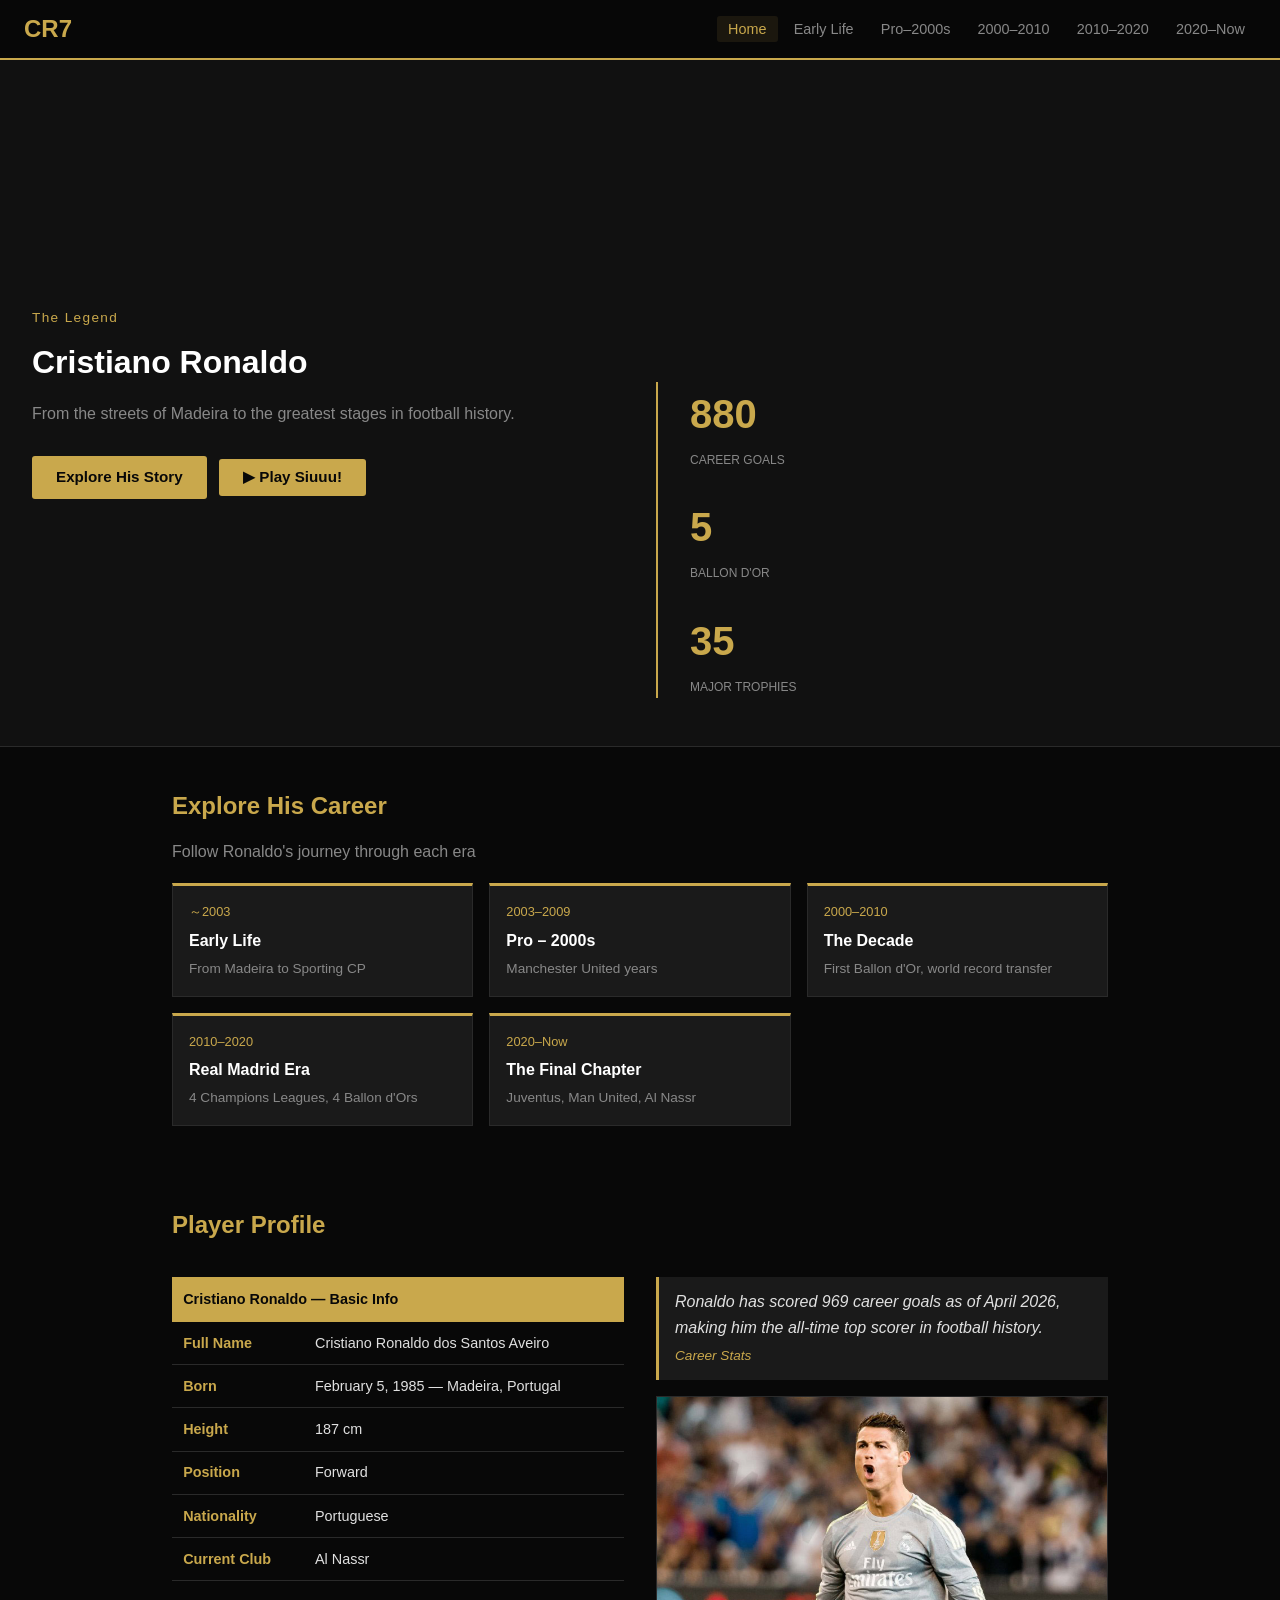
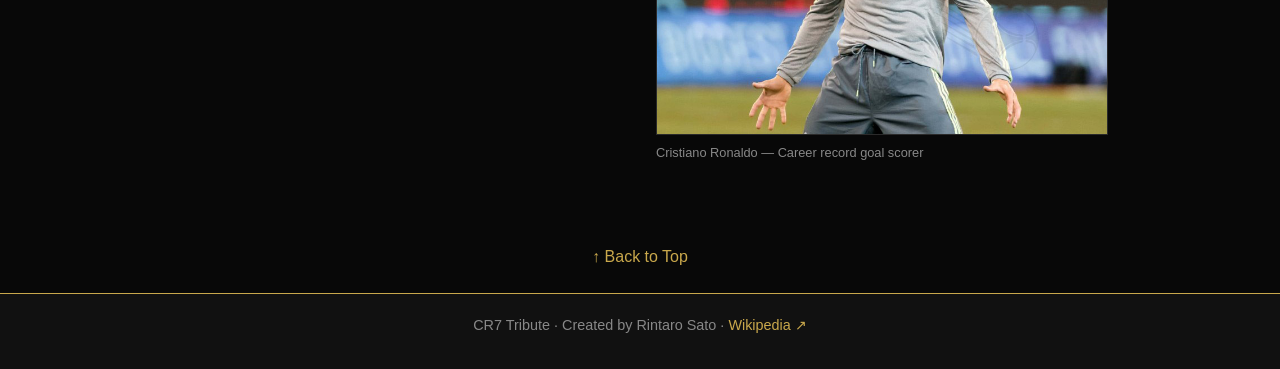
<file: ronaldo-site/index.html>
<!DOCTYPE html>
<!-- index.html - Home Page - CR7 Cristiano Ronaldo Tribute Website -->
<html lang="en">
<head>
  <!-- Required meta tags -->
  <meta charset="UTF-8" />
  <meta name="viewport" content="width=device-width, initial-scale=1.0" />
  <title>CR7 | Cristiano Ronaldo</title>
  <!-- External stylesheet -->
  <link rel="stylesheet" href="css/style.css" />
</head>
<body>

  <!-- Accessibility: skip link for keyboard users -->
  <a href="#main" class="skip-link">Skip to content</a>

  <!-- noscript: shown when JavaScript is disabled -->
  <noscript>Please enable JavaScript for full experience.</noscript>

  <!-- Navigation: consistent across all pages -->
  <nav id="navbar">
    <a href="index.html" class="nav-logo">CR7</a>
    <ul class="nav-links">
      <li><a href="index.html" class="active">Home</a></li>
      <li><a href="early-life.html">Early Life</a></li>
      <li><a href="2000s.html">Pro–2000s</a></li>
      <li><a href="2000-2010.html">2000–2010</a></li>
      <li><a href="2010-2020.html">2010–2020</a></li>
      <li><a href="2020-present.html">2020–Now</a></li>
    </ul>
    <!-- Hamburger button for mobile navigation -->
    <button class="hamburger" aria-label="Toggle menu">
      <span></span><span></span><span></span>
    </button>
  </nav>

  <main id="main">

    <!-- Hero Section: intro with video and stats -->
    <section class="hero">
      <div>
        <span class="eyebrow">The Legend</span>
        <h1>Cristiano Ronaldo</h1>
        <p>From the streets of Madeira to the greatest stages in football history.</p>
        <!-- Internal anchor link -->
        <a href="#eras" class="btn">Explore His Story</a>
        <!-- Audio button: plays Siuuu sound using JavaScript onclick -->
        <button class="btn" id="siuu-btn" onclick="document.getElementById('siuu-audio').play()" style="margin-left:0.5rem;">
          ▶ Play Siuuu!
        </button>
        <audio id="siuu-audio" src="audio/siuu.mp3"></audio>
      </div>
      <div>
        <!-- YouTube video embed using iframe -->
        <iframe
          width="100%"
          height="250"
          src="https://www.youtube.com/embed/6rIHOdckoQw"
          title="Ronaldo Siuu"
          frameborder="0"
          allow="accelerometer; autoplay; clipboard-write; encrypted-media; gyroscope; picture-in-picture"
          allowfullscreen>
        </iframe>
        <!-- Career stats with JavaScript counter animation -->
        <div class="hero-stats">
          <div class="stat">
            <span class="stat-num" data-count="969">0</span>
            <span class="stat-label">Career Goals</span>
          </div>
          <div class="stat">
            <span class="stat-num" data-count="5">0</span>
            <span class="stat-label">Ballon d'Or</span>
          </div>
          <div class="stat">
            <span class="stat-num" data-count="35">0</span>
            <span class="stat-label">Major Trophies</span>
          </div>
        </div>
      </div>
    </section>

    <!-- Era Cards Section: links to each career era page -->
    <section class="eras" id="eras">
      <h2>Explore His Career</h2>
      <p class="section-sub">Follow Ronaldo's journey through each era</p>
      <!-- CSS Grid layout for era cards -->
      <div class="era-grid">
        <a href="early-life.html" class="era-card">
          <span class="era-year">～2003</span>
          <h3>Early Life</h3>
          <p>From Madeira to Sporting CP</p>
        </a>
        <a href="2000s.html" class="era-card">
          <span class="era-year">2003–2009</span>
          <h3>Pro – 2000s</h3>
          <p>Manchester United years</p>
        </a>
        <a href="2000-2010.html" class="era-card">
          <span class="era-year">2000–2010</span>
          <h3>The Decade</h3>
          <p>First Ballon d'Or, world record transfer</p>
        </a>
        <a href="2010-2020.html" class="era-card">
          <span class="era-year">2010–2020</span>
          <h3>Real Madrid Era</h3>
          <p>4 Champions Leagues, 4 Ballon d'Ors</p>
        </a>
        <a href="2020-present.html" class="era-card">
          <span class="era-year">2020–Now</span>
          <h3>The Final Chapter</h3>
          <p>Juventus, Man United, Al Nassr</p>
        </a>
      </div>
    </section>

    <!-- Player Profile Section: table and image -->
    <section class="profile" id="profile">
      <h2>Player Profile</h2>
      <!-- CSS Grid: two column layout -->
      <div class="profile-grid">
        <div>
          <!-- Table with thead, tbody, and colspan -->
          <table>
            <thead>
              <tr><th colspan="2">Cristiano Ronaldo — Basic Info</th></tr>
            </thead>
            <tbody>
              <tr><td>Full Name</td><td>Cristiano Ronaldo dos Santos Aveiro</td></tr>
              <tr><td>Born</td><td>February 5, 1985 — Madeira, Portugal</td></tr>
              <tr><td>Height</td><td>187 cm</td></tr>
              <tr><td>Position</td><td>Forward</td></tr>
              <tr><td>Nationality</td><td>Portuguese</td></tr>
              <tr><td>Current Club</td><td>Al Nassr</td></tr>
            </tbody>
          </table>
        </div>
        <div>
          <!-- Blockquote with cite -->
          <blockquote>
            <p>Ronaldo has scored 969 career goals as of April 2026, making him the all-time top scorer in football history.</p>
            <cite>Career Stats</cite>
          </blockquote>
          <!-- Figure with figcaption for accessibility -->
          <figure>
            <img src="images/ronaldo.jpg" alt="Cristiano Ronaldo" />
            <figcaption>Cristiano Ronaldo — Career record goal scorer</figcaption>
          </figure>
        </div>
      </div>
    </section>

    <!-- Anchor link: back to top of page -->
    <div class="back-top">
      <a href="#main">↑ Back to Top</a>
    </div>

  </main>

  <!-- Footer with external link to Wikipedia -->
  <footer>
    <p>CR7 Tribute · Created by Rintaro Sato ·
      <a href="https://en.wikipedia.org/wiki/Cristiano_Ronaldo" target="_blank" rel="noopener">Wikipedia ↗</a>
    </p>
  </footer>

  <!-- External JavaScript file -->
  <script src="js/main.js"></script>
</body>
</html>
</file>
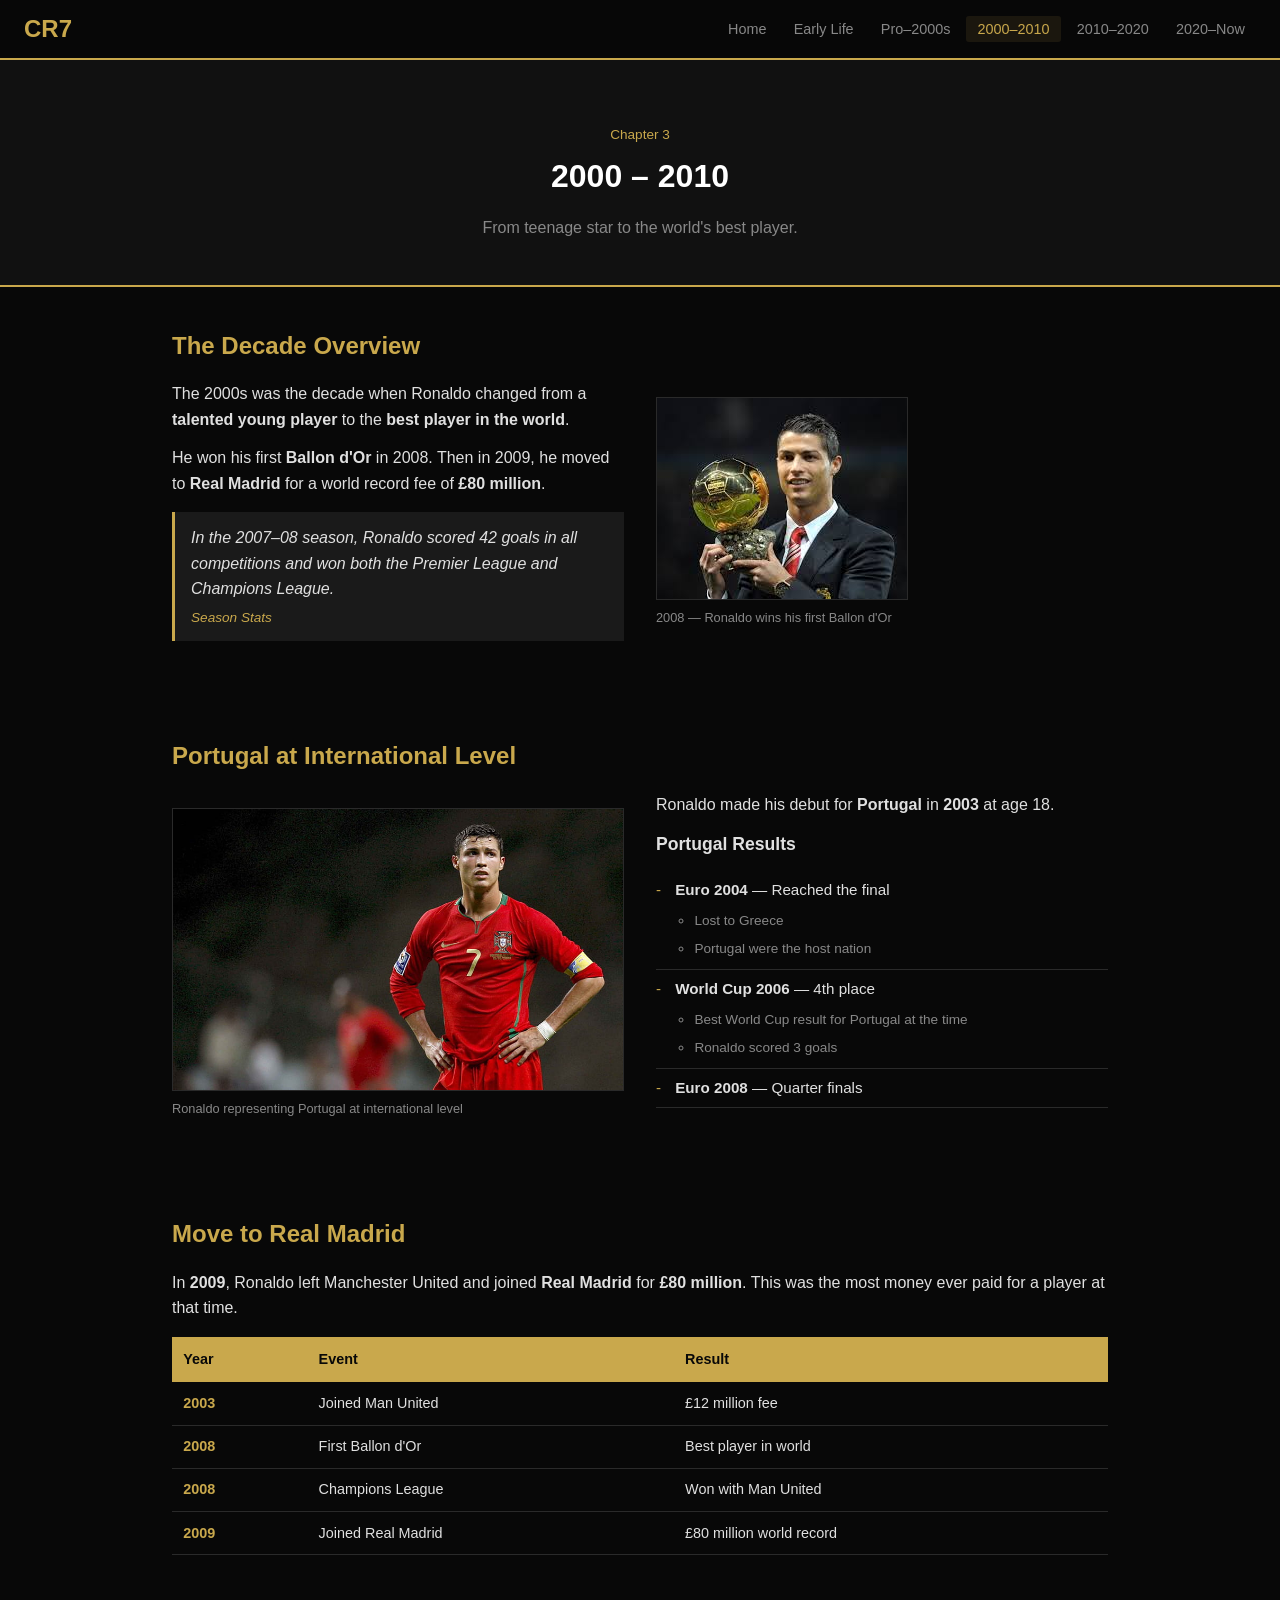
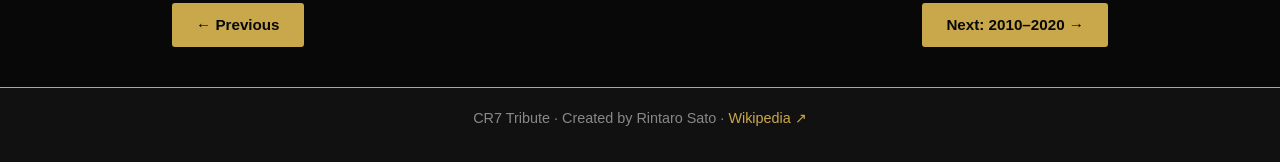
<file: ronaldo-site/2000-2010.html>
<!DOCTYPE html>
<!-- 2000-2010.html - 2000 to 2010 Page - CR7 Cristiano Ronaldo Tribute Website -->
<html lang="en">
<head>
  <!-- Required meta tags -->
  <meta charset="UTF-8" />
  <meta name="viewport" content="width=device-width, initial-scale=1.0" />
  <title>CR7 | 2000–2010</title>
  <!-- External stylesheet -->
  <link rel="stylesheet" href="css/style.css" />
</head>
<body>

  <!-- Accessibility: skip link for keyboard users -->
  <a href="#main" class="skip-link">Skip to content</a>

  <!-- noscript: shown when JavaScript is disabled -->
  <noscript>Please enable JavaScript for full experience.</noscript>

  <!-- Navigation: consistent across all pages -->
  <nav id="navbar">
    <a href="index.html" class="nav-logo">CR7</a>
    <ul class="nav-links">
      <li><a href="index.html">Home</a></li>
      <li><a href="early-life.html">Early Life</a></li>
      <li><a href="2000s.html">Pro–2000s</a></li>
      <li><a href="2000-2010.html" class="active">2000–2010</a></li>
      <li><a href="2010-2020.html">2010–2020</a></li>
      <li><a href="2020-present.html">2020–Now</a></li>
    </ul>
    <!-- Hamburger button for mobile navigation -->
    <button class="hamburger" aria-label="Toggle menu">
      <span></span><span></span><span></span>
    </button>
  </nav>

  <main id="main">

    <!-- Page hero section -->
    <header class="page-hero">
      <span class="page-hero-era">Chapter 3</span>
      <h1>2000 – 2010</h1>
      <p>From teenage star to the world's best player.</p>
    </header>

    <!-- Section: Decade Overview -->
    <section class="page-section">
      <h2>The Decade Overview</h2>
      <!-- CSS Grid: two column layout -->
      <div class="two-col">
        <div>
          <p>The 2000s was the decade when Ronaldo changed from a <strong>talented young player</strong> to the <strong>best player in the world</strong>.</p>
          <p>He won his first <strong>Ballon d'Or</strong> in 2008. Then in 2009, he moved to <strong>Real Madrid</strong> for a world record fee of <strong>£80 million</strong>.</p>
          <!-- Blockquote with cite -->
          <blockquote>
            <p>In the 2007–08 season, Ronaldo scored 42 goals in all competitions and won both the Premier League and Champions League.</p>
            <cite>Season Stats</cite>
          </blockquote>
        </div>
        <div>
          <!-- Figure with figcaption and alt attribute -->
          <figure>
            <img src="images/ballon-dor.jpg" alt="Cristiano Ronaldo winning the Ballon d'Or award in 2008" />
            <figcaption>2008 — Ronaldo wins his first Ballon d'Or</figcaption>
          </figure>
        </div>
      </div>
    </section>

    <!-- Section: Portugal International -->
    <section class="page-section">
      <h2>Portugal at International Level</h2>
      <!-- CSS Grid: two column layout -->
      <div class="two-col">
        <div>
          <!-- Figure with figcaption -->
          <figure>
            <img src="images/portugal.jpg" alt="Cristiano Ronaldo playing for Portugal national team" />
            <figcaption>Ronaldo representing Portugal at international level</figcaption>
          </figure>
        </div>
        <div>
          <p>Ronaldo made his debut for <strong>Portugal</strong> in <strong>2003</strong> at age 18.</p>

          <!-- Unordered list with nested list -->
          <h3>Portugal Results</h3>
          <ul class="content-list">
            <li><strong>Euro 2004</strong> — Reached the final
              <ul>
                <li>Lost to Greece</li>
                <li>Portugal were the host nation</li>
              </ul>
            </li>
            <li><strong>World Cup 2006</strong> — 4th place
              <ul>
                <li>Best World Cup result for Portugal at the time</li>
                <li>Ronaldo scored 3 goals</li>
              </ul>
            </li>
            <li><strong>Euro 2008</strong> — Quarter finals</li>
          </ul>
        </div>
      </div>
    </section>

    <!-- Section: Move to Real Madrid -->
    <section class="page-section">
      <h2>Move to Real Madrid</h2>
      <p>In <strong>2009</strong>, Ronaldo left Manchester United and joined <strong>Real Madrid</strong> for <strong>£80 million</strong>. This was the most money ever paid for a player at that time.</p>

      <!-- Table with thead and tbody -->
      <table>
        <thead>
          <tr>
            <th>Year</th>
            <th>Event</th>
            <th>Result</th>
          </tr>
        </thead>
        <tbody>
          <tr><td>2003</td><td>Joined Man United</td><td>£12 million fee</td></tr>
          <tr><td>2008</td><td>First Ballon d'Or</td><td>Best player in world</td></tr>
          <tr><td>2008</td><td>Champions League</td><td>Won with Man United</td></tr>
          <tr><td>2009</td><td>Joined Real Madrid</td><td>£80 million world record</td></tr>
        </tbody>
      </table>

      <!-- Page navigation buttons -->
      <div class="page-nav">
        <a href="2000s.html" class="btn">← Previous</a>
        <a href="2010-2020.html" class="btn">Next: 2010–2020 →</a>
      </div>
    </section>

  </main>

  <!-- Footer with external link -->
  <footer>
    <p>CR7 Tribute · Created by Rintaro Sato ·
      <a href="https://en.wikipedia.org/wiki/Cristiano_Ronaldo" target="_blank" rel="noopener">Wikipedia ↗</a>
    </p>
  </footer>

  <!-- External JavaScript file -->
  <script src="js/main.js"></script>
</body>
</html>
</file>
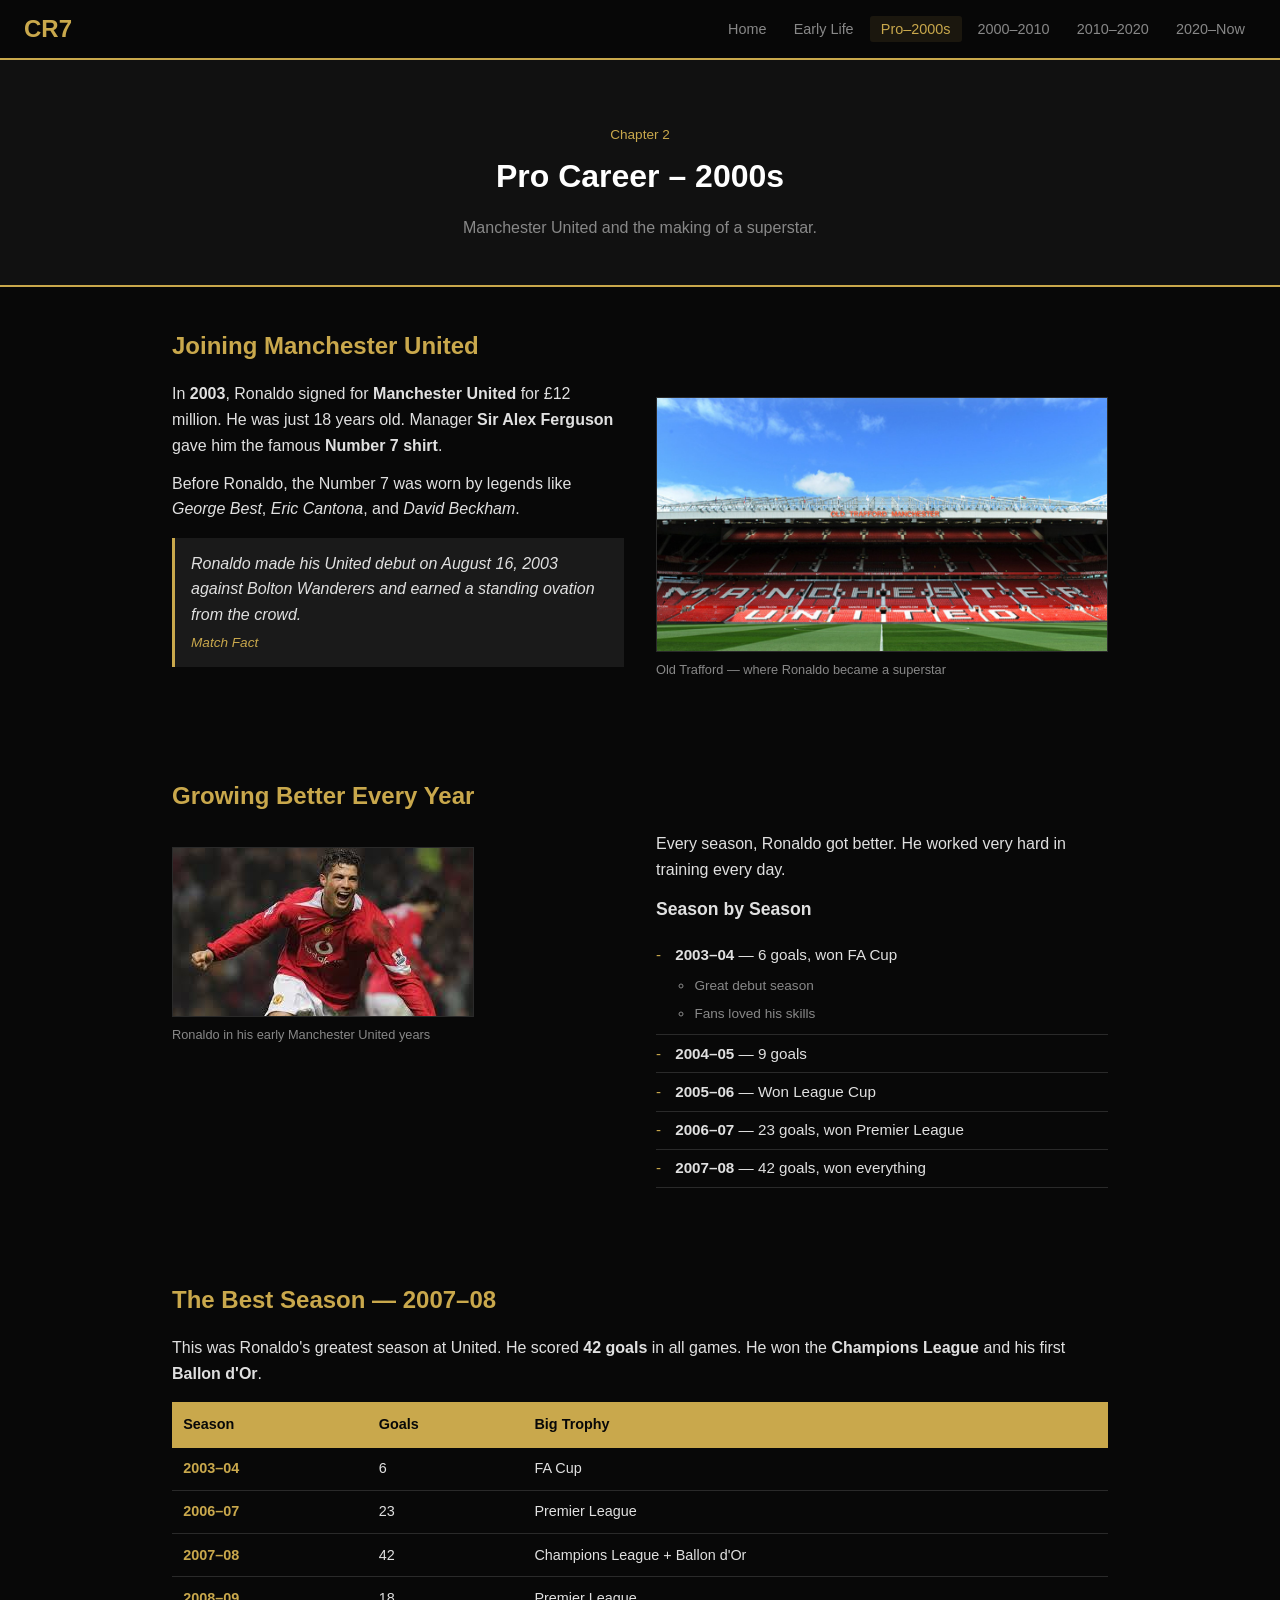
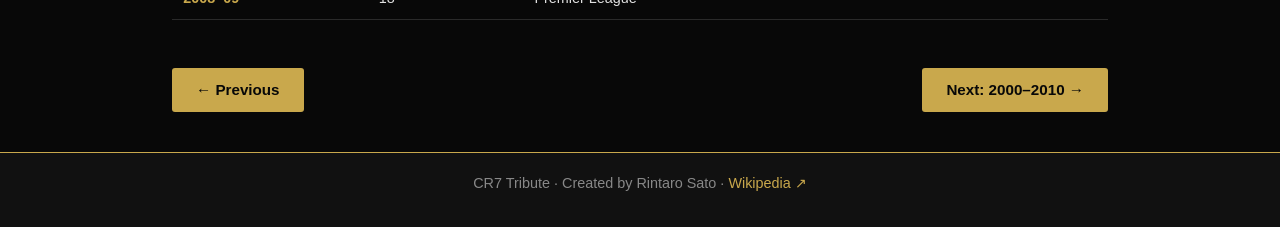
<file: ronaldo-site/2000s.html>
<!DOCTYPE html>
<!-- 2000s.html - Pro Career 2000s Page - CR7 Cristiano Ronaldo Tribute Website -->
<html lang="en">
<head>
  <!-- Required meta tags -->
  <meta charset="UTF-8" />
  <meta name="viewport" content="width=device-width, initial-scale=1.0" />
  <title>CR7 | Pro – 2000s</title>
  <!-- External stylesheet -->
  <link rel="stylesheet" href="css/style.css" />
</head>
<body>

  <!-- Accessibility: skip link for keyboard users -->
  <a href="#main" class="skip-link">Skip to content</a>

  <!-- noscript: shown when JavaScript is disabled -->
  <noscript>Please enable JavaScript for full experience.</noscript>

  <!-- Navigation: consistent across all pages -->
  <nav id="navbar">
    <a href="index.html" class="nav-logo">CR7</a>
    <ul class="nav-links">
      <li><a href="index.html">Home</a></li>
      <li><a href="early-life.html">Early Life</a></li>
      <li><a href="2000s.html" class="active">Pro–2000s</a></li>
      <li><a href="2000-2010.html">2000–2010</a></li>
      <li><a href="2010-2020.html">2010–2020</a></li>
      <li><a href="2020-present.html">2020–Now</a></li>
    </ul>
    <!-- Hamburger button for mobile navigation -->
    <button class="hamburger" aria-label="Toggle menu">
      <span></span><span></span><span></span>
    </button>
  </nav>

  <main id="main">

    <!-- Page hero section -->
    <header class="page-hero">
      <span class="page-hero-era">Chapter 2</span>
      <h1>Pro Career – 2000s</h1>
      <p>Manchester United and the making of a superstar.</p>
    </header>

    <!-- Section: Joining Manchester United -->
    <section class="page-section">
      <h2>Joining Manchester United</h2>
      <!-- CSS Grid: two column layout -->
      <div class="two-col">
        <div>
          <p>In <strong>2003</strong>, Ronaldo signed for <strong>Manchester United</strong> for £12 million. He was just 18 years old. Manager <strong>Sir Alex Ferguson</strong> gave him the famous <strong>Number 7 shirt</strong>.</p>
          <p>Before Ronaldo, the Number 7 was worn by legends like <em>George Best</em>, <em>Eric Cantona</em>, and <em>David Beckham</em>.</p>
          <!-- Blockquote with cite -->
          <blockquote>
            <p>Ronaldo made his United debut on August 16, 2003 against Bolton Wanderers and earned a standing ovation from the crowd.</p>
            <cite>Match Fact</cite>
          </blockquote>
        </div>
        <div>
          <!-- Figure with figcaption and alt attribute -->
          <figure>
            <img src="images/man-utd.jpg" alt="Old Trafford stadium, home of Manchester United" />
            <figcaption>Old Trafford — where Ronaldo became a superstar</figcaption>
          </figure>
        </div>
      </div>
    </section>

    <!-- Section: Growing Better Every Year -->
    <section class="page-section">
      <h2>Growing Better Every Year</h2>
      <!-- CSS Grid: two column layout -->
      <div class="two-col">
        <div>
          <!-- Figure with figcaption -->
          <figure>
            <img src="images/ronaldo-utd.jpg" alt="Cristiano Ronaldo playing for Manchester United" />
            <figcaption>Ronaldo in his early Manchester United years</figcaption>
          </figure>
        </div>
        <div>
          <p>Every season, Ronaldo got better. He worked very hard in training every day.</p>

          <!-- Unordered list with nested list -->
          <h3>Season by Season</h3>
          <ul class="content-list">
            <li><strong>2003–04</strong> — 6 goals, won FA Cup
              <ul>
                <li>Great debut season</li>
                <li>Fans loved his skills</li>
              </ul>
            </li>
            <li><strong>2004–05</strong> — 9 goals</li>
            <li><strong>2005–06</strong> — Won League Cup</li>
            <li><strong>2006–07</strong> — 23 goals, won Premier League</li>
            <li><strong>2007–08</strong> — 42 goals, won everything</li>
          </ul>
        </div>
      </div>
    </section>

    <!-- Section: Best Season 2007-08 -->
    <section class="page-section">
      <h2>The Best Season — 2007–08</h2>
      <p>This was Ronaldo's greatest season at United. He scored <strong>42 goals</strong> in all games. He won the <strong>Champions League</strong> and his first <strong>Ballon d'Or</strong>.</p>

      <!-- Table with thead and tbody -->
      <table>
        <thead>
          <tr>
            <th>Season</th>
            <th>Goals</th>
            <th>Big Trophy</th>
          </tr>
        </thead>
        <tbody>
          <tr><td>2003–04</td><td>6</td><td>FA Cup</td></tr>
          <tr><td>2006–07</td><td>23</td><td>Premier League</td></tr>
          <tr><td>2007–08</td><td>42</td><td>Champions League + Ballon d'Or</td></tr>
          <tr><td>2008–09</td><td>18</td><td>Premier League</td></tr>
        </tbody>
      </table>

      <!-- Page navigation buttons -->
      <div class="page-nav">
        <a href="early-life.html" class="btn">← Previous</a>
        <a href="2000-2010.html" class="btn">Next: 2000–2010 →</a>
      </div>
    </section>

  </main>

  <!-- Footer with external link -->
  <footer>
    <p>CR7 Tribute · Created by Rintaro Sato ·
      <a href="https://en.wikipedia.org/wiki/Cristiano_Ronaldo" target="_blank" rel="noopener">Wikipedia ↗</a>
    </p>
  </footer>

  <!-- External JavaScript file -->
  <script src="js/main.js"></script>
</body>
</html>
</file>
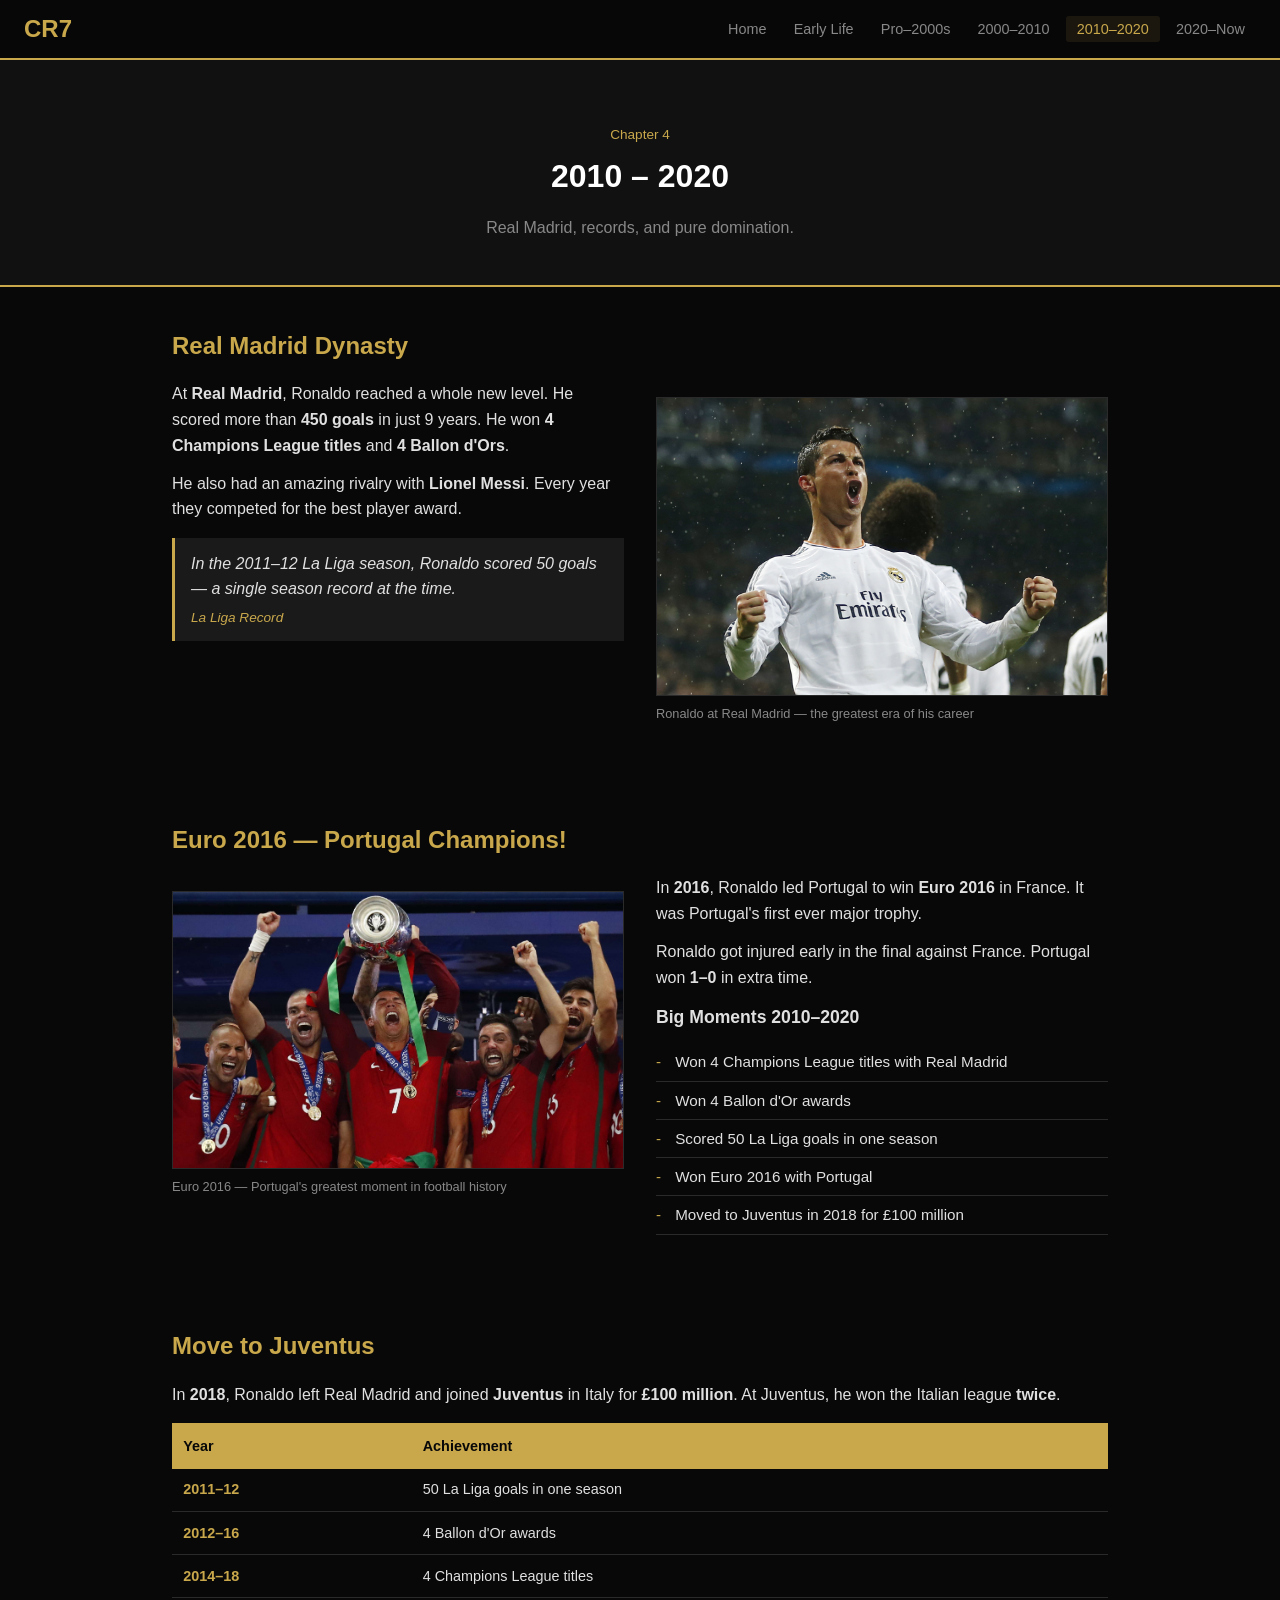
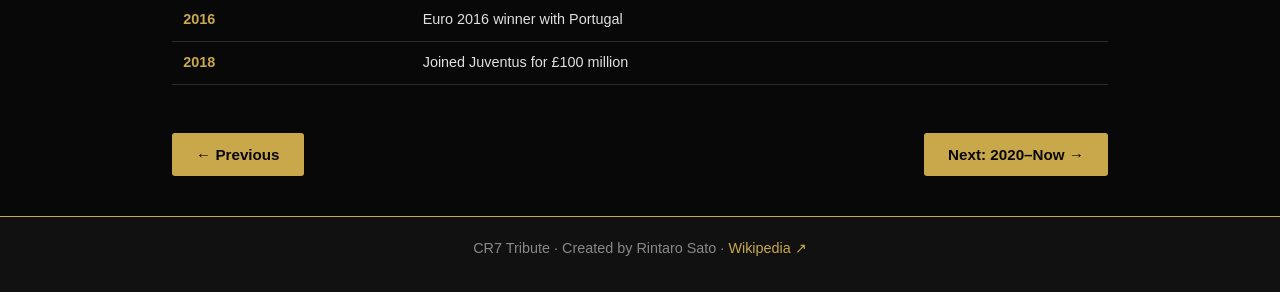
<file: ronaldo-site/2010-2020.html>
<!DOCTYPE html>
<!-- 2010-2020.html - 2010 to 2020 Page - CR7 Cristiano Ronaldo Tribute Website -->
<html lang="en">
<head>
  <!-- Required meta tags -->
  <meta charset="UTF-8" />
  <meta name="viewport" content="width=device-width, initial-scale=1.0" />
  <title>CR7 | 2010–2020</title>
  <!-- External stylesheet -->
  <link rel="stylesheet" href="css/style.css" />
</head>
<body>

  <!-- Accessibility: skip link for keyboard users -->
  <a href="#main" class="skip-link">Skip to content</a>

  <!-- noscript: shown when JavaScript is disabled -->
  <noscript>Please enable JavaScript for full experience.</noscript>

  <!-- Navigation: consistent across all pages -->
  <nav id="navbar">
    <a href="index.html" class="nav-logo">CR7</a>
    <ul class="nav-links">
      <li><a href="index.html">Home</a></li>
      <li><a href="early-life.html">Early Life</a></li>
      <li><a href="2000s.html">Pro–2000s</a></li>
      <li><a href="2000-2010.html">2000–2010</a></li>
      <li><a href="2010-2020.html" class="active">2010–2020</a></li>
      <li><a href="2020-present.html">2020–Now</a></li>
    </ul>
    <!-- Hamburger button for mobile navigation -->
    <button class="hamburger" aria-label="Toggle menu">
      <span></span><span></span><span></span>
    </button>
  </nav>

  <main id="main">

    <!-- Page hero section -->
    <header class="page-hero">
      <span class="page-hero-era">Chapter 4</span>
      <h1>2010 – 2020</h1>
      <p>Real Madrid, records, and pure domination.</p>
    </header>

    <!-- Section: Real Madrid Dynasty -->
    <section class="page-section">
      <h2>Real Madrid Dynasty</h2>
      <!-- CSS Grid: two column layout -->
      <div class="two-col">
        <div>
          <p>At <strong>Real Madrid</strong>, Ronaldo reached a whole new level. He scored more than <strong>450 goals</strong> in just 9 years. He won <strong>4 Champions League titles</strong> and <strong>4 Ballon d'Ors</strong>.</p>
          <p>He also had an amazing rivalry with <strong>Lionel Messi</strong>. Every year they competed for the best player award.</p>
          <!-- Blockquote with cite -->
          <blockquote>
            <p>In the 2011–12 La Liga season, Ronaldo scored 50 goals — a single season record at the time.</p>
            <cite>La Liga Record</cite>
          </blockquote>
        </div>
        <div>
          <!-- Figure with figcaption and alt attribute -->
          <figure>
            <img src="images/real-madrid.jpg" alt="Cristiano Ronaldo at Real Madrid" />
            <figcaption>Ronaldo at Real Madrid — the greatest era of his career</figcaption>
          </figure>
        </div>
      </div>
    </section>

    <!-- Section: Euro 2016 -->
    <section class="page-section">
      <h2>Euro 2016 — Portugal Champions!</h2>
      <!-- CSS Grid: two column layout -->
      <div class="two-col">
        <div>
          <!-- Figure with figcaption -->
          <figure>
            <img src="images/euro2016.jpg" alt="Portugal celebrating winning Euro 2016" />
            <figcaption>Euro 2016 — Portugal's greatest moment in football history</figcaption>
          </figure>
        </div>
        <div>
          <p>In <strong>2016</strong>, Ronaldo led Portugal to win <strong>Euro 2016</strong> in France. It was Portugal's first ever major trophy.</p>
          <p>Ronaldo got injured early in the final against France. Portugal won <strong>1–0</strong> in extra time.</p>

          <!-- Ordered list -->
          <h3>Big Moments 2010–2020</h3>
          <ol class="content-list">
            <li>Won 4 Champions League titles with Real Madrid</li>
            <li>Won 4 Ballon d'Or awards</li>
            <li>Scored 50 La Liga goals in one season</li>
            <li>Won Euro 2016 with Portugal</li>
            <li>Moved to Juventus in 2018 for £100 million</li>
          </ol>
        </div>
      </div>
    </section>

    <!-- Section: Move to Juventus -->
    <section class="page-section">
      <h2>Move to Juventus</h2>
      <p>In <strong>2018</strong>, Ronaldo left Real Madrid and joined <strong>Juventus</strong> in Italy for <strong>£100 million</strong>. At Juventus, he won the Italian league <strong>twice</strong>.</p>

      <!-- Table with thead and tbody -->
      <table>
        <thead>
          <tr>
            <th>Year</th>
            <th>Achievement</th>
          </tr>
        </thead>
        <tbody>
          <tr><td>2011–12</td><td>50 La Liga goals in one season</td></tr>
          <tr><td>2012–16</td><td>4 Ballon d'Or awards</td></tr>
          <tr><td>2014–18</td><td>4 Champions League titles</td></tr>
          <tr><td>2016</td><td>Euro 2016 winner with Portugal</td></tr>
          <tr><td>2018</td><td>Joined Juventus for £100 million</td></tr>
        </tbody>
      </table>

      <!-- Page navigation buttons -->
      <div class="page-nav">
        <a href="2000-2010.html" class="btn">← Previous</a>
        <a href="2020-present.html" class="btn">Next: 2020–Now →</a>
      </div>
    </section>

  </main>

  <!-- Footer with external link -->
  <footer>
    <p>CR7 Tribute · Created by Rintaro Sato ·
      <a href="https://en.wikipedia.org/wiki/Cristiano_Ronaldo" target="_blank" rel="noopener">Wikipedia ↗</a>
    </p>
  </footer>

  <!-- External JavaScript file -->
  <script src="js/main.js"></script>
</body>
</html>
</file>
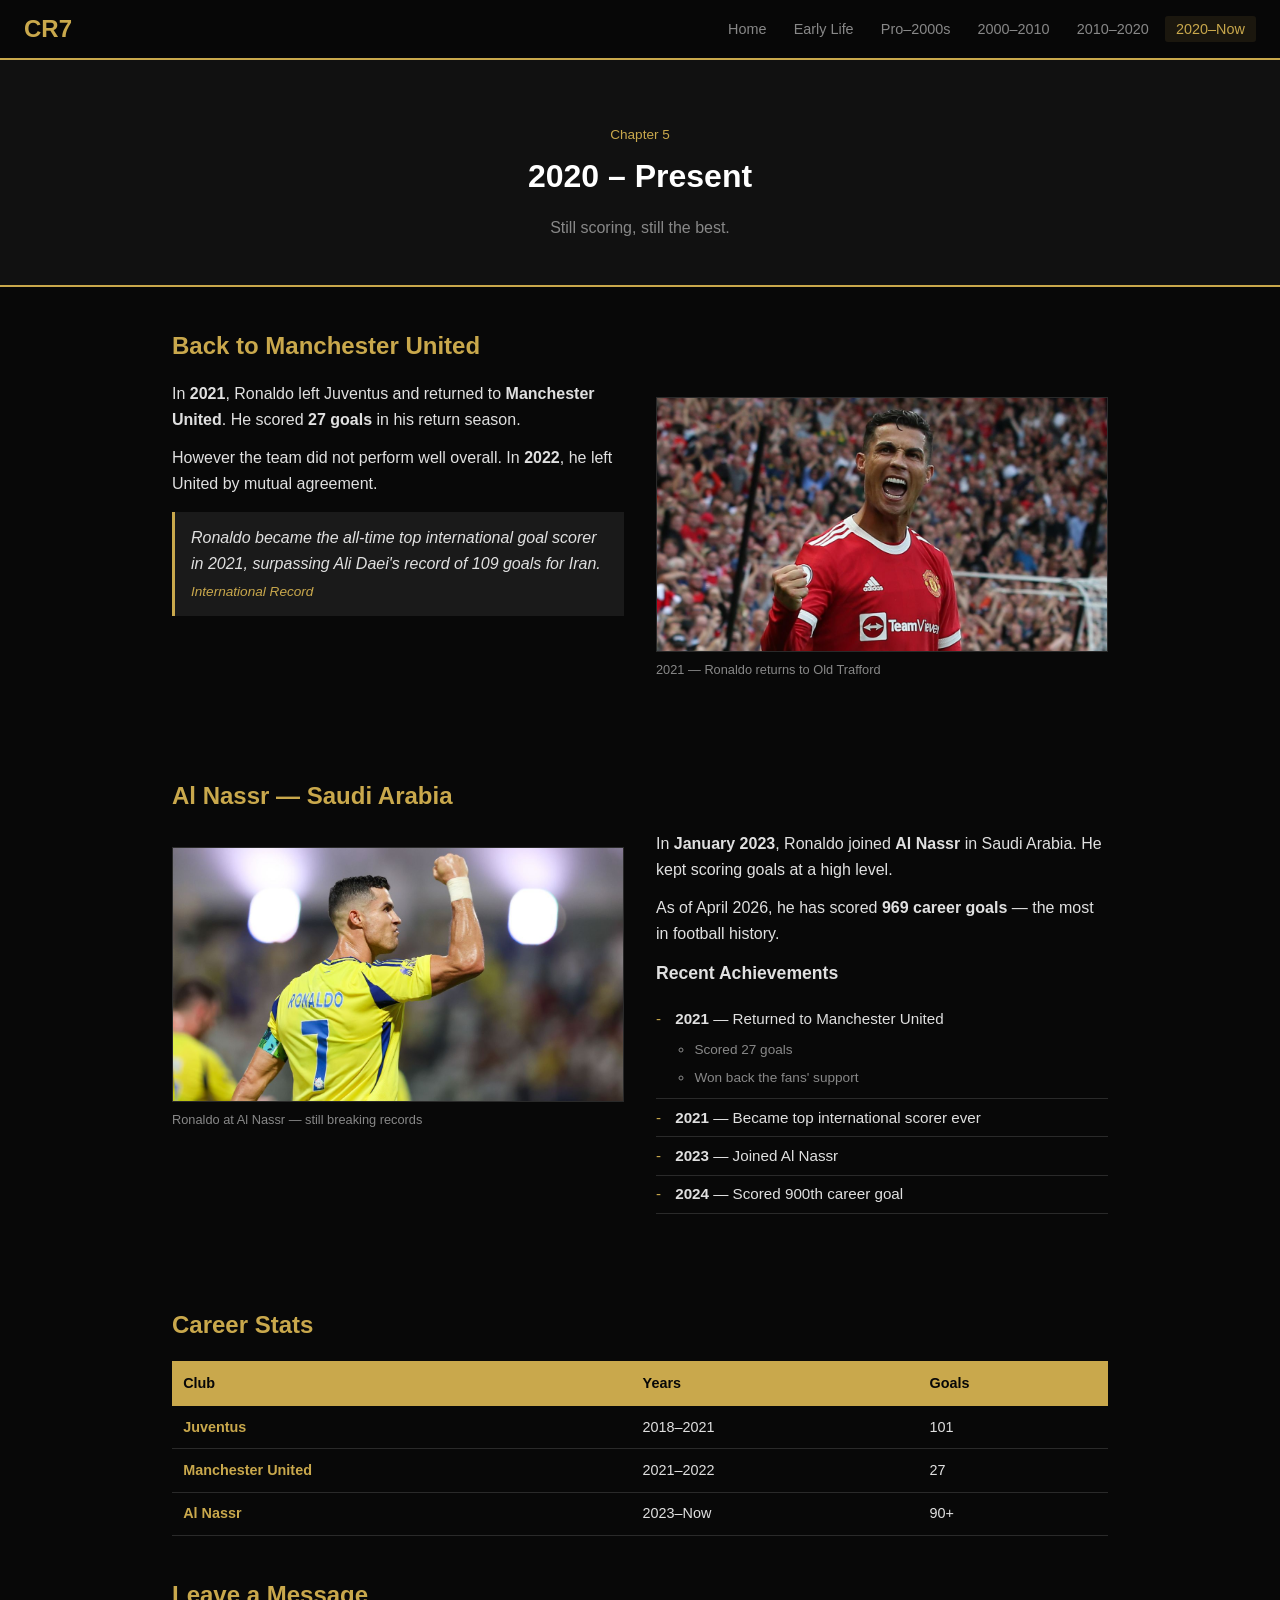
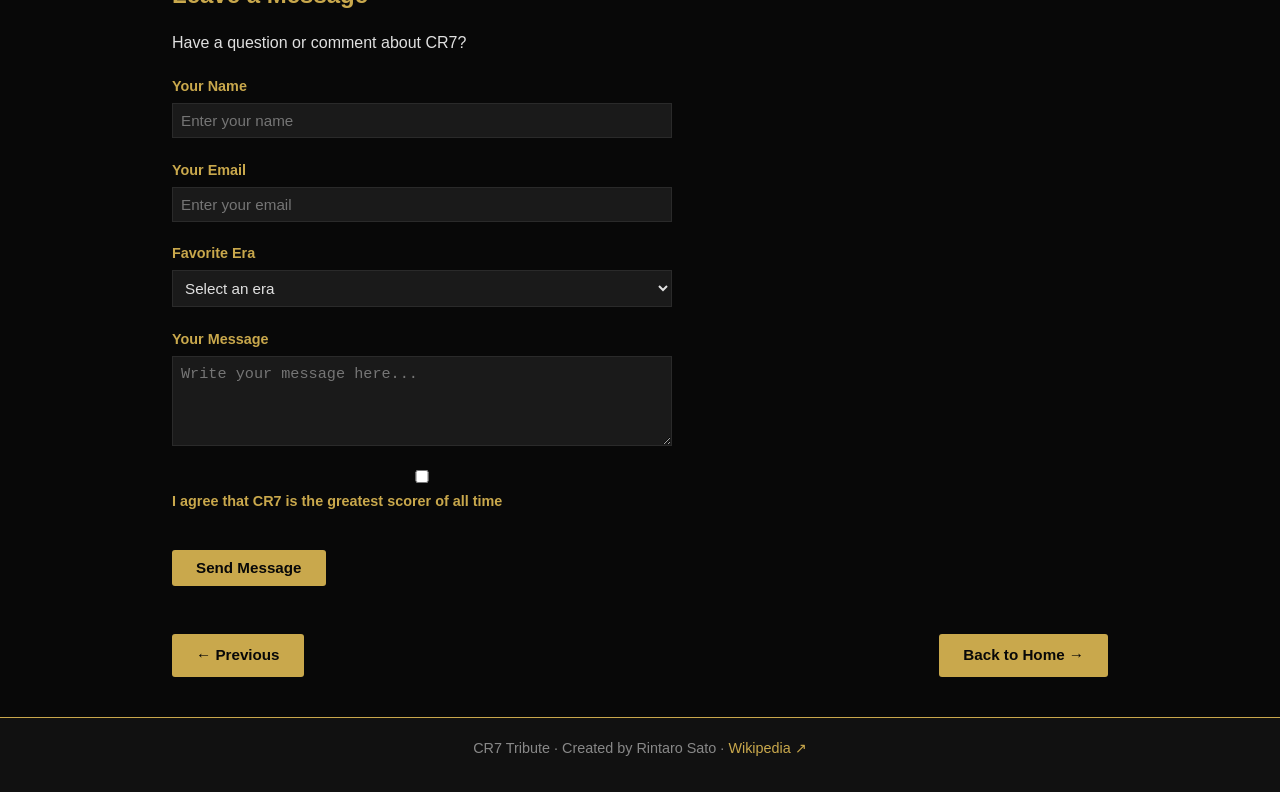
<file: ronaldo-site/2020-present.html>
<!DOCTYPE html>
<!-- 2020-present.html - 2020 to Present Page - CR7 Cristiano Ronaldo Tribute Website -->
<html lang="en">
<head>
  <!-- Required meta tags -->
  <meta charset="UTF-8" />
  <meta name="viewport" content="width=device-width, initial-scale=1.0" />
  <title>CR7 | 2020–Now</title>
  <!-- External stylesheet -->
  <link rel="stylesheet" href="css/style.css" />
</head>
<body>

  <!-- Accessibility: skip link for keyboard users -->
  <a href="#main" class="skip-link">Skip to content</a>

  <!-- noscript: shown when JavaScript is disabled -->
  <noscript>Please enable JavaScript for full experience.</noscript>

  <!-- Navigation: consistent across all pages -->
  <nav id="navbar">
    <a href="index.html" class="nav-logo">CR7</a>
    <ul class="nav-links">
      <li><a href="index.html">Home</a></li>
      <li><a href="early-life.html">Early Life</a></li>
      <li><a href="2000s.html">Pro–2000s</a></li>
      <li><a href="2000-2010.html">2000–2010</a></li>
      <li><a href="2010-2020.html">2010–2020</a></li>
      <li><a href="2020-present.html" class="active">2020–Now</a></li>
    </ul>
    <!-- Hamburger button for mobile navigation -->
    <button class="hamburger" aria-label="Toggle menu">
      <span></span><span></span><span></span>
    </button>
  </nav>

  <main id="main">

    <!-- Page hero section -->
    <header class="page-hero">
      <span class="page-hero-era">Chapter 5</span>
      <h1>2020 – Present</h1>
      <p>Still scoring, still the best.</p>
    </header>

    <!-- Section: Back to Manchester United -->
    <section class="page-section">
      <h2>Back to Manchester United</h2>
      <!-- CSS Grid: two column layout -->
      <div class="two-col">
        <div>
          <p>In <strong>2021</strong>, Ronaldo left Juventus and returned to <strong>Manchester United</strong>. He scored <strong>27 goals</strong> in his return season.</p>
          <p>However the team did not perform well overall. In <strong>2022</strong>, he left United by mutual agreement.</p>
          <!-- Blockquote with cite -->
          <blockquote>
            <p>Ronaldo became the all-time top international goal scorer in 2021, surpassing Ali Daei's record of 109 goals for Iran.</p>
            <cite>International Record</cite>
          </blockquote>
        </div>
        <div>
          <!-- Figure with figcaption and alt attribute -->
          <figure>
            <img src="images/return-utd.jpg" alt="Cristiano Ronaldo returning to Manchester United in 2021" />
            <figcaption>2021 — Ronaldo returns to Old Trafford</figcaption>
          </figure>
        </div>
      </div>
    </section>

    <!-- Section: Al Nassr -->
    <section class="page-section">
      <h2>Al Nassr — Saudi Arabia</h2>
      <!-- CSS Grid: two column layout -->
      <div class="two-col">
        <div>
          <!-- Figure with figcaption -->
          <figure>
            <img src="images/al-nassr.jpg" alt="Cristiano Ronaldo playing for Al Nassr" />
            <figcaption>Ronaldo at Al Nassr — still breaking records</figcaption>
          </figure>
        </div>
        <div>
          <p>In <strong>January 2023</strong>, Ronaldo joined <strong>Al Nassr</strong> in Saudi Arabia. He kept scoring goals at a high level.</p>
          <p>As of April 2026, he has scored <strong>969 career goals</strong> — the most in football history.</p>

          <!-- Unordered list with nested list -->
          <h3>Recent Achievements</h3>
          <ul class="content-list">
            <li><strong>2021</strong> — Returned to Manchester United
              <ul>
                <li>Scored 27 goals</li>
                <li>Won back the fans' support</li>
              </ul>
            </li>
            <li><strong>2021</strong> — Became top international scorer ever</li>
            <li><strong>2023</strong> — Joined Al Nassr</li>
            <li><strong>2024</strong> — Scored 900th career goal</li>
          </ul>
        </div>
      </div>
    </section>

    <!-- Section: Career Stats and Contact Form -->
    <section class="page-section">
      <h2>Career Stats</h2>
      <!-- Table with thead and tbody -->
      <table>
        <thead>
          <tr>
            <th>Club</th>
            <th>Years</th>
            <th>Goals</th>
          </tr>
        </thead>
        <tbody>
          <tr><td>Juventus</td><td>2018–2021</td><td>101</td></tr>
          <tr><td>Manchester United</td><td>2021–2022</td><td>27</td></tr>
          <tr><td>Al Nassr</td><td>2023–Now</td><td>90+</td></tr>
        </tbody>
      </table>

      <!-- Contact Form: validated with JavaScript -->
      <h2 style="margin-top: 2.5rem;">Leave a Message</h2>
      <p>Have a question or comment about CR7?</p>

      <form id="contact-form" class="contact-form">
        <!-- Text input -->
        <div class="form-group">
          <label for="name">Your Name</label>
          <input type="text" id="name" placeholder="Enter your name" />
          <span class="error" id="name-error"></span>
        </div>
        <!-- Email input -->
        <div class="form-group">
          <label for="email">Your Email</label>
          <input type="email" id="email" placeholder="Enter your email" />
          <span class="error" id="email-error"></span>
        </div>
        <!-- Select dropdown -->
        <div class="form-group">
          <label for="topic">Favorite Era</label>
          <select id="topic">
            <option value="">Select an era</option>
            <option value="early">Early Life</option>
            <option value="utd">Manchester United</option>
            <option value="madrid">Real Madrid</option>
            <option value="now">2020–Now</option>
          </select>
          <span class="error" id="topic-error"></span>
        </div>
        <!-- Textarea -->
        <div class="form-group">
          <label for="message">Your Message</label>
          <textarea id="message" rows="4" placeholder="Write your message here..."></textarea>
          <span class="error" id="msg-error"></span>
        </div>
        <!-- Checkbox -->
        <div class="form-group">
          <label>
            <input type="checkbox" id="agree" />
            I agree that CR7 is the greatest scorer of all time
          </label>
          <span class="error" id="agree-error"></span>
        </div>
        <!-- Submit button -->
        <button type="submit" class="btn">Send Message</button>
        <!-- Success message shown by JavaScript after valid submission -->
        <div id="form-success" style="display:none; color:green; margin-top:1rem; font-weight:bold;">
          Message sent! Thank you!
        </div>
      </form>

      <!-- Page navigation buttons -->
      <div class="page-nav">
        <a href="2010-2020.html" class="btn">← Previous</a>
        <a href="index.html" class="btn">Back to Home →</a>
      </div>
    </section>

  </main>

  <!-- Footer with external link -->
  <footer>
    <p>CR7 Tribute · Created by Rintaro Sato ·
      <a href="https://en.wikipedia.org/wiki/Cristiano_Ronaldo" target="_blank" rel="noopener">Wikipedia ↗</a>
    </p>
  </footer>

  <!-- External JavaScript file -->
  <script src="js/main.js"></script>
</body>
</html>
</file>
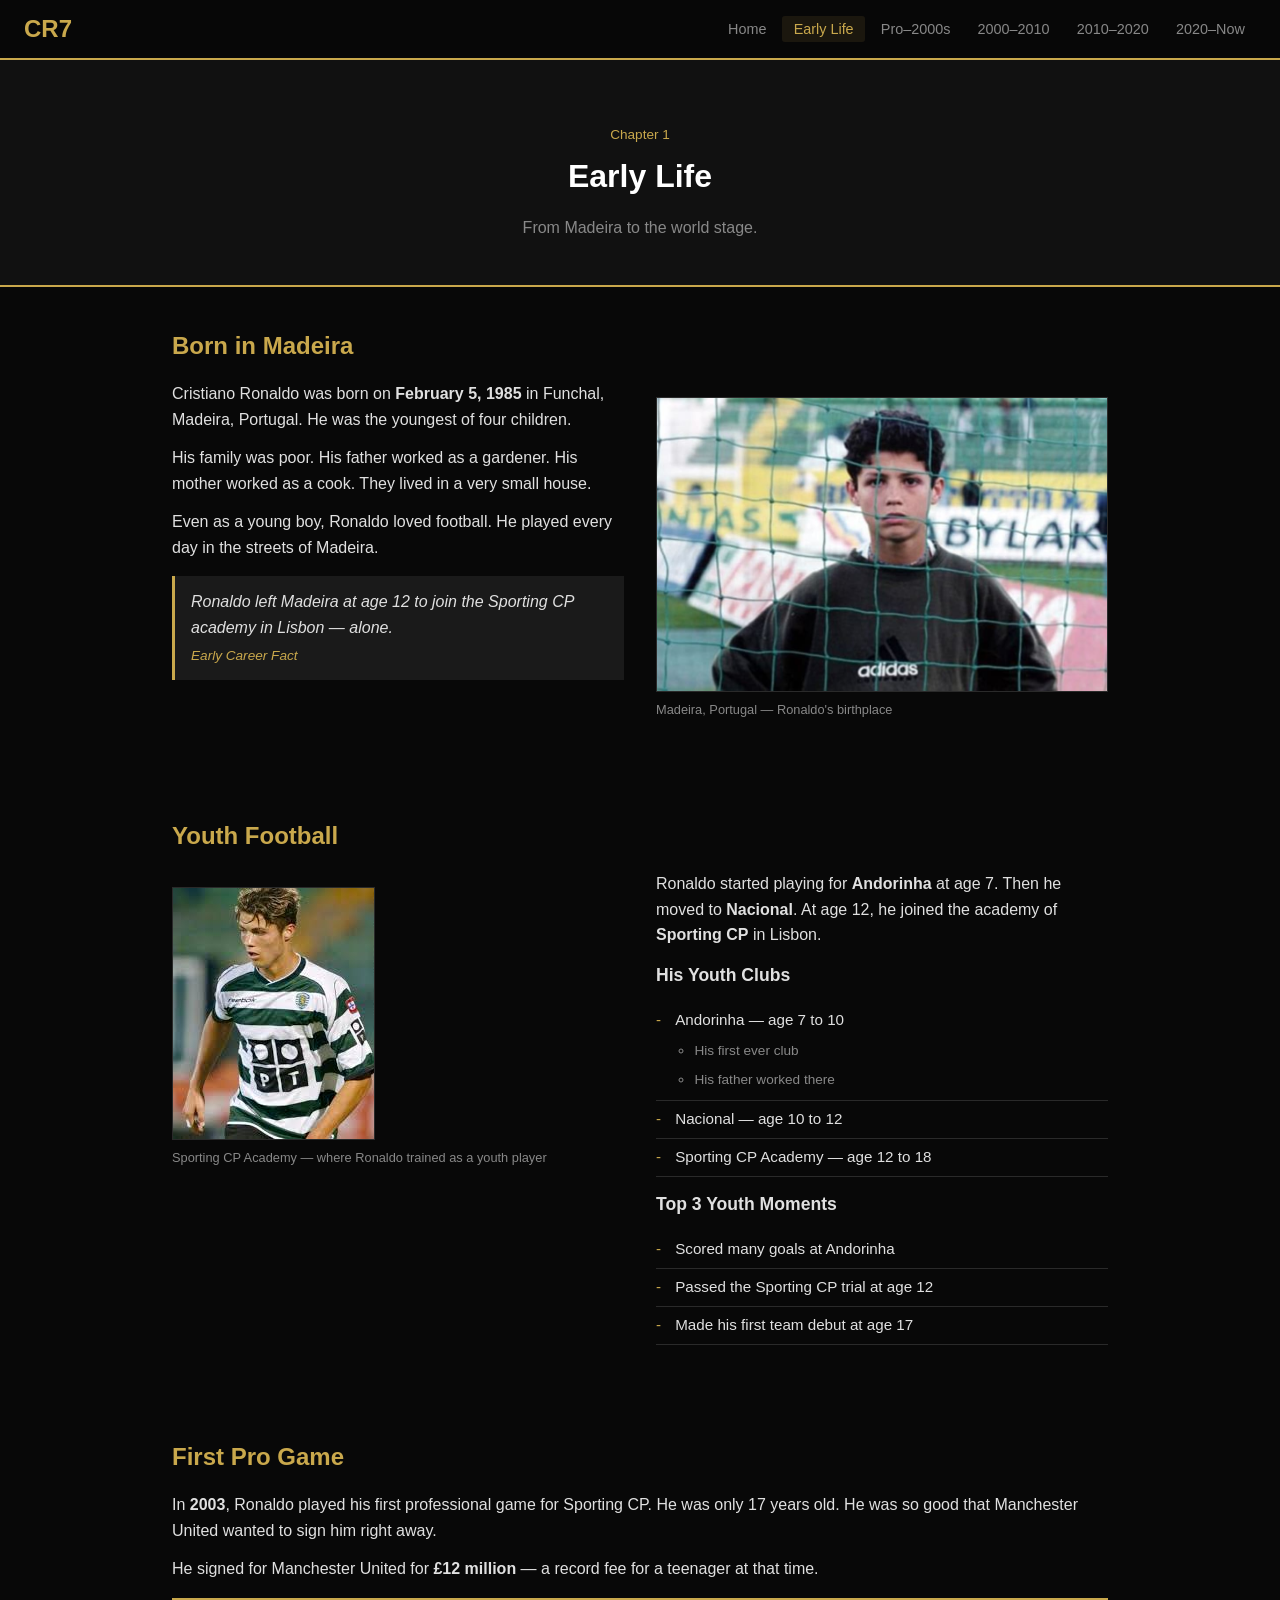
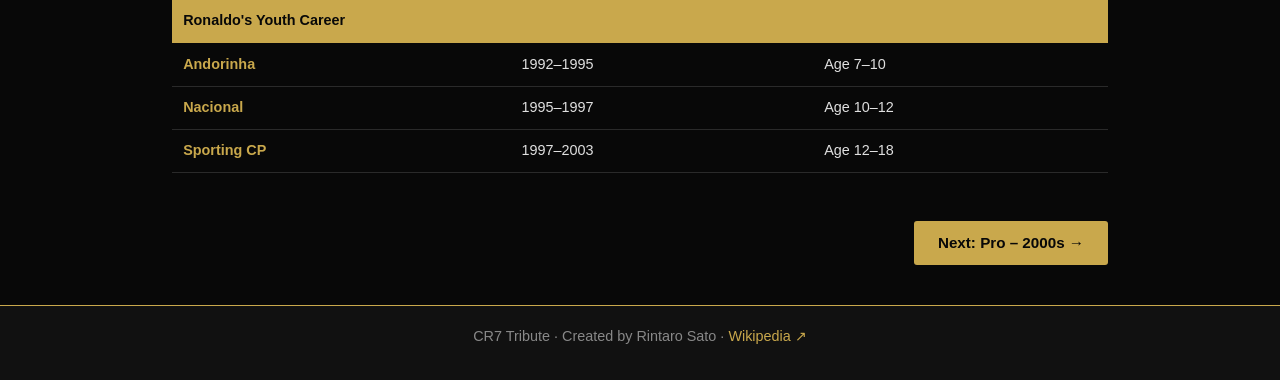
<file: ronaldo-site/early-life.html>
<!DOCTYPE html>
<!-- early-life.html - Early Life Page - CR7 Cristiano Ronaldo Tribute Website -->
<html lang="en">
<head>
  <!-- Required meta tags -->
  <meta charset="UTF-8" />
  <meta name="viewport" content="width=device-width, initial-scale=1.0" />
  <title>CR7 | Early Life</title>
  <!-- External stylesheet -->
  <link rel="stylesheet" href="css/style.css" />
</head>
<body>

  <!-- Accessibility: skip link for keyboard users -->
  <a href="#main" class="skip-link">Skip to content</a>

  <!-- noscript: shown when JavaScript is disabled -->
  <noscript>Please enable JavaScript for full experience.</noscript>

  <!-- Navigation: consistent across all pages -->
  <nav id="navbar">
    <a href="index.html" class="nav-logo">CR7</a>
    <ul class="nav-links">
      <li><a href="index.html">Home</a></li>
      <li><a href="early-life.html" class="active">Early Life</a></li>
      <li><a href="2000s.html">Pro–2000s</a></li>
      <li><a href="2000-2010.html">2000–2010</a></li>
      <li><a href="2010-2020.html">2010–2020</a></li>
      <li><a href="2020-present.html">2020–Now</a></li>
    </ul>
    <!-- Hamburger button for mobile navigation -->
    <button class="hamburger" aria-label="Toggle menu">
      <span></span><span></span><span></span>
    </button>
  </nav>

  <main id="main">

    <!-- Page hero section -->
    <header class="page-hero">
      <span class="page-hero-era">Chapter 1</span>
      <h1>Early Life</h1>
      <p>From Madeira to the world stage.</p>
    </header>

    <!-- Section: Born in Madeira -->
    <section class="page-section">
      <h2>Born in Madeira</h2>
      <!-- CSS Grid: two column layout -->
      <div class="two-col">
        <div>
          <p>Cristiano Ronaldo was born on <strong>February 5, 1985</strong> in Funchal, Madeira, Portugal. He was the youngest of four children.</p>
          <p>His family was poor. His father worked as a gardener. His mother worked as a cook. They lived in a very small house.</p>
          <p>Even as a young boy, Ronaldo loved football. He played every day in the streets of Madeira.</p>
          <!-- Blockquote with cite -->
          <blockquote>
            <p>Ronaldo left Madeira at age 12 to join the Sporting CP academy in Lisbon — alone.</p>
            <cite>Early Career Fact</cite>
          </blockquote>
        </div>
        <div>
          <!-- Figure with figcaption and alt attribute for accessibility -->
          <figure>
            <img src="images/madeira.jpg" alt="The island of Madeira, Portugal, where Ronaldo was born" />
            <figcaption>Madeira, Portugal — Ronaldo's birthplace</figcaption>
          </figure>
        </div>
      </div>
    </section>

    <!-- Section: Youth Football -->
    <section class="page-section">
      <h2>Youth Football</h2>
      <!-- CSS Grid: two column layout -->
      <div class="two-col">
        <div>
          <!-- Figure with figcaption -->
          <figure>
            <img src="images/sporting.jpg" alt="Sporting CP academy" />
            <figcaption>Sporting CP Academy — where Ronaldo trained as a youth player</figcaption>
          </figure>
        </div>
        <div>
          <p>Ronaldo started playing for <strong>Andorinha</strong> at age 7. Then he moved to <strong>Nacional</strong>. At age 12, he joined the academy of <strong>Sporting CP</strong> in Lisbon.</p>

          <!-- Unordered list with nested list -->
          <h3>His Youth Clubs</h3>
          <ul class="content-list">
            <li>Andorinha — age 7 to 10
              <ul>
                <li>His first ever club</li>
                <li>His father worked there</li>
              </ul>
            </li>
            <li>Nacional — age 10 to 12</li>
            <li>Sporting CP Academy — age 12 to 18</li>
          </ul>

          <!-- Ordered list -->
          <h3>Top 3 Youth Moments</h3>
          <ol class="content-list">
            <li>Scored many goals at Andorinha</li>
            <li>Passed the Sporting CP trial at age 12</li>
            <li>Made his first team debut at age 17</li>
          </ol>
        </div>
      </div>
    </section>

    <!-- Section: First Pro Game -->
    <section class="page-section">
      <h2>First Pro Game</h2>
      <p>In <strong>2003</strong>, Ronaldo played his first professional game for Sporting CP. He was only 17 years old. He was so good that Manchester United wanted to sign him right away.</p>
      <p>He signed for Manchester United for <strong>£12 million</strong> — a record fee for a teenager at that time.</p>

      <!-- Table with thead, tbody, and colspan -->
      <table>
        <thead>
          <tr><th colspan="3">Ronaldo's Youth Career</th></tr>
        </thead>
        <tbody>
          <tr><td>Andorinha</td><td>1992–1995</td><td>Age 7–10</td></tr>
          <tr><td>Nacional</td><td>1995–1997</td><td>Age 10–12</td></tr>
          <tr><td>Sporting CP</td><td>1997–2003</td><td>Age 12–18</td></tr>
        </tbody>
      </table>

      <!-- Page navigation buttons -->
      <div class="page-nav">
        <span></span>
        <a href="2000s.html" class="btn">Next: Pro – 2000s →</a>
      </div>
    </section>

  </main>

  <!-- Footer with external link -->
  <footer>
    <p>CR7 Tribute · Created by Rintaro Sato ·
      <a href="https://en.wikipedia.org/wiki/Cristiano_Ronaldo" target="_blank" rel="noopener">Wikipedia ↗</a>
    </p>
  </footer>

  <!-- External JavaScript file -->
  <script src="js/main.js"></script>
</body>
</html>
</file>
<file: ronaldo-site/css/style.css>
/* ===================================================
   style.css - Main Stylesheet
   CR7 Cristiano Ronaldo Tribute Website
   =================================================== */

/* ===== RESET: remove default browser styles ===== */
* {
  margin: 0;
  padding: 0;
  box-sizing: border-box;
}

/* ===== CSS VARIABLES: color and size settings ===== */
:root {
  --gold: #c9a84c;
  --black: #080808;
  --dark: #111111;
  --dark-card: #1a1a1a;
  --gray: #2a2a2a;
  --text: #e0e0e0;
  --text-muted: #888888;
  --nav-height: 60px;
}

/* ===== BASE STYLES ===== */
body {
  background-color: var(--black);
  color: var(--text);
  font-family: Arial, sans-serif;
  font-size: 16px;
  line-height: 1.6;
}

/* Heading sizes */
h1 { font-size: 2rem; margin-bottom: 0.8rem; }
h2 { font-size: 1.5rem; margin-bottom: 0.8rem; color: var(--gold); }
h3 { font-size: 1.1rem; margin-bottom: 0.5rem; }
p { margin-bottom: 0.8rem; }

/* Link styles */
a { color: var(--gold); text-decoration: none; }
a:hover { text-decoration: underline; }

/* Responsive images */
img { max-width: 100%; display: block; margin-bottom: 0.5rem; }

/* ===== ACCESSIBILITY: skip link for keyboard users ===== */
/* Feature: allows keyboard users to skip navigation
   Why: improves accessibility for screen reader users
   How it improves UX: faster navigation without mouse */
.skip-link {
  position: absolute;
  top: -100px;
  left: 0;
  background: var(--gold);
  color: var(--black);
  padding: 0.5rem;
  z-index: 9999;
  font-weight: bold;
}
.skip-link:focus { top: 0; }

/* ===== NAVIGATION: fixed top navbar ===== */
#navbar {
  background: var(--dark);
  border-bottom: 2px solid var(--gold);
  padding: 0 1.5rem;
  position: fixed;
  top: 0;
  width: 100%;
  height: var(--nav-height);
  z-index: 1000;
  display: flex;
  align-items: center;
  justify-content: space-between;
}

/* Nav logo */
.nav-logo {
  color: var(--gold);
  font-size: 1.5rem;
  font-weight: bold;
}

/* Nav links list */
.nav-links {
  list-style: none;
  display: flex;
  gap: 0.3rem;
}

/* Nav link styles */
.nav-links a {
  color: var(--text-muted);
  padding: 0.3rem 0.7rem;
  font-size: 0.9rem;
}

/* Pseudo-class selector: hover and active states */
.nav-links a:hover,
.nav-links a.active {
  color: var(--gold);
  background: rgba(201,168,76,0.1);
  border-radius: 3px;
  text-decoration: none;
}

/* Hamburger button for mobile */
.hamburger {
  display: none;
  flex-direction: column;
  gap: 4px;
  background: none;
  border: none;
  cursor: pointer;
}
.hamburger span {
  width: 22px;
  height: 2px;
  background: var(--gold);
  display: block;
}

/* ===== MAIN CONTENT: offset for fixed nav ===== */
main { padding-top: var(--nav-height); }

/* ===== HERO SECTION ===== */
.hero {
  background: var(--dark);
  border-bottom: 1px solid var(--gray);
  padding: 3rem 2rem;
  /* CSS Grid: two column layout */
  display: grid;
  grid-template-columns: 1fr 1fr;
  gap: 2rem;
  align-items: center;
}

/* Eyebrow text above heading */
.eyebrow {
  font-size: 0.85rem;
  color: var(--gold);
  display: block;
  margin-bottom: 0.5rem;
  letter-spacing: 0.1em;
}

.hero h1 { color: white; }
.hero p { color: var(--text-muted); }

/* Hero stats with left border */
.hero-stats {
  display: flex;
  flex-direction: column;
  gap: 1.5rem;
  border-left: 2px solid var(--gold);
  padding-left: 2rem;
  margin-top: 1rem;
}

/* Stat number (animated by JavaScript) */
.stat-num {
  font-size: 2.5rem;
  font-weight: bold;
  color: var(--gold);
  display: block;
}

/* Stat label */
.stat-label {
  font-size: 0.75rem;
  color: var(--text-muted);
  text-transform: uppercase;
}

/* Button styles */
.btn {
  display: inline-block;
  background: var(--gold);
  color: var(--black);
  padding: 0.6rem 1.5rem;
  font-weight: bold;
  border-radius: 3px;
  margin-top: 1rem;
  border: none;
  cursor: pointer;
  font-size: 0.95rem;
}
.btn:hover { opacity: 0.85; text-decoration: none; }

/* ===== ERA CARDS SECTION ===== */
.eras {
  padding: 2.5rem 2rem;
  max-width: 1000px;
  margin: 0 auto;
}

.section-sub { color: var(--text-muted); margin-bottom: 1.2rem; }

/* CSS Grid: three column layout for era cards */
.era-grid {
  display: grid;
  grid-template-columns: repeat(3, 1fr);
  gap: 1rem;
  margin-top: 1rem;
}

/* Era card styles */
.era-card {
  border: 1px solid var(--gray);
  border-top: 3px solid var(--gold);
  padding: 1rem;
  display: block;
  color: var(--text);
  background: var(--dark-card);
}
.era-card:hover { background: var(--gray); text-decoration: none; }
.era-year { font-size: 0.8rem; color: var(--gold); display: block; margin-bottom: 0.3rem; }
.era-card h3 { font-size: 1rem; margin-bottom: 0.3rem; color: white; }
.era-card p { font-size: 0.85rem; color: var(--text-muted); margin: 0; }

/* ===== PROFILE SECTION ===== */
.profile {
  padding: 2.5rem 2rem;
  max-width: 1000px;
  margin: 0 auto;
}

/* CSS Grid: two column layout */
.profile-grid {
  display: grid;
  grid-template-columns: 1fr 1fr;
  gap: 2rem;
  margin-top: 1rem;
  align-items: start;
}

/* ===== TABLE STYLES ===== */
table { width: 100%; border-collapse: collapse; margin-top: 1rem; }
thead { background: var(--gold); }
thead th { padding: 0.7rem; color: var(--black); text-align: left; font-size: 0.9rem; }
tbody tr { border-bottom: 1px solid var(--gray); }
/* Pseudo-class: hover effect on table rows */
tbody tr:hover { background: var(--dark-card); }
tbody td { padding: 0.6rem 0.7rem; font-size: 0.9rem; }
tbody td:first-child { color: var(--gold); font-weight: bold; }

/* ===== BLOCKQUOTE STYLES ===== */
blockquote {
  border-left: 3px solid var(--gold);
  padding: 0.8rem 1rem;
  background: var(--dark-card);
  margin: 1rem 0;
}
blockquote p { font-style: italic; margin: 0; color: var(--text); }
blockquote cite { font-size: 0.85rem; color: var(--gold); display: block; margin-top: 0.3rem; }

/* ===== FIGURE AND IMAGE STYLES ===== */
figure { margin: 1rem 0; }
figure img { border: 1px solid var(--gray); }
figcaption { font-size: 0.8rem; color: var(--text-muted); margin-top: 0.3rem; }

/* ===== TWO COLUMN LAYOUT ===== */
/* CSS Grid: used on all content pages */
.two-col {
  display: grid;
  grid-template-columns: 1fr 1fr;
  gap: 2rem;
  margin-top: 1rem;
  align-items: start;
}

/* ===== BACK TO TOP LINK ===== */
.back-top { text-align: center; padding: 1.5rem; }

/* ===== FOOTER STYLES ===== */
footer {
  background: var(--dark);
  border-top: 1px solid var(--gold);
  color: var(--text-muted);
  padding: 1.2rem;
  text-align: center;
  font-size: 0.9rem;
}
footer a { color: var(--gold); }

/* ===== PAGE HERO: used on sub-pages ===== */
.page-hero {
  background: var(--dark);
  border-bottom: 2px solid var(--gold);
  padding: 4rem 2rem 2rem;
  text-align: center;
}
.page-hero h1 { color: white; }
.page-hero p { color: var(--text-muted); margin-top: 0.4rem; }
.page-hero-era { color: var(--gold); font-size: 0.85rem; display: block; margin-bottom: 0.3rem; }

/* ===== PAGE SECTION: content area on sub-pages ===== */
.page-section {
  padding: 2.5rem 2rem;
  max-width: 1000px;
  margin: 0 auto;
}
.page-section h2 { margin-bottom: 1rem; }

/* ===== LIST STYLES ===== */
.content-list { list-style: none; margin: 0.8rem 0; }
.content-list > li {
  padding: 0.4rem 0 0.4rem 1.2rem;
  border-bottom: 1px solid var(--gray);
  position: relative;
  font-size: 0.95rem;
}
/* Pseudo-element: custom bullet point */
.content-list > li::before { content: '- '; position: absolute; left: 0; color: var(--gold); }
.content-list ul, .content-list ol { padding-left: 1.2rem; margin-top: 0.3rem; }
.content-list ul li, .content-list ol li { font-size: 0.85rem; color: var(--text-muted); border: none; padding: 0.2rem 0; }

/* ===== PAGE NAVIGATION BUTTONS ===== */
.page-nav { display: flex; justify-content: space-between; margin-top: 2rem; }

/* ===== CONTACT FORM STYLES ===== */
.contact-form { max-width: 500px; margin-top: 1.2rem; }
.form-group { margin-bottom: 1rem; display: flex; flex-direction: column; gap: 0.3rem; }
.form-group label { font-weight: bold; font-size: 0.9rem; color: var(--gold); }
.form-group input,
.form-group textarea,
.form-group select {
  border: 1px solid var(--gray);
  padding: 0.5rem;
  font-size: 0.95rem;
  width: 100%;
  background: var(--dark-card);
  color: var(--text);
}
/* Pseudo-class: focus state for form fields */
.form-group input:focus,
.form-group textarea:focus,
.form-group select:focus { outline: 2px solid var(--gold); }
.error { color: #ff4444; font-size: 0.8rem; }

/* ===== ACCESSIBILITY: focus outline ===== */
/* Feature: visible focus for keyboard navigation
   Why: helps keyboard users see which element is focused
   How it improves UX: meets WCAG accessibility standards */
:focus-visible { outline: 2px solid var(--gold); outline-offset: 2px; }

/* ===== RESPONSIVE DESIGN: media queries ===== */
/* Feature: adapts layout for smaller screens
   Why: site must work on mobile devices
   How it improves UX: no horizontal scrolling on phones */
@media (max-width: 768px) {
  /* Stack hero to single column on mobile */
  .hero {
    grid-template-columns: 1fr;
    padding: 2rem 1rem;
    padding-top: 3rem;
  }
  /* Change stats to horizontal row on mobile */
  .hero-stats {
    flex-direction: row;
    border-left: none;
    border-top: 1px solid var(--gold);
    padding-left: 0;
    padding-top: 1rem;
  }
  /* Two column grid becomes two on tablet */
  .era-grid { grid-template-columns: 1fr 1fr; }
  /* Stack all two column layouts on mobile */
  .two-col { grid-template-columns: 1fr; }
  .profile-grid { grid-template-columns: 1fr; }
  .eras, .profile, .page-section { padding: 1.5rem 1rem; }
  /* Mobile navigation: hidden by default, shown when open */
  .nav-links {
    display: none;
    position: absolute;
    top: var(--nav-height);
    left: 0;
    right: 0;
    background: var(--dark);
    flex-direction: column;
    padding: 0.8rem 1.5rem;
    border-bottom: 1px solid var(--gold);
  }
  /* Show nav when hamburger is clicked (JavaScript adds open class) */
  .nav-links.open { display: flex; }
  /* Show hamburger button on mobile */
  .hamburger { display: flex; }
}

/* Extra small screens */
@media (max-width: 500px) {
  .era-grid { grid-template-columns: 1fr; }
  h1 { font-size: 1.5rem; }
}
</file>
